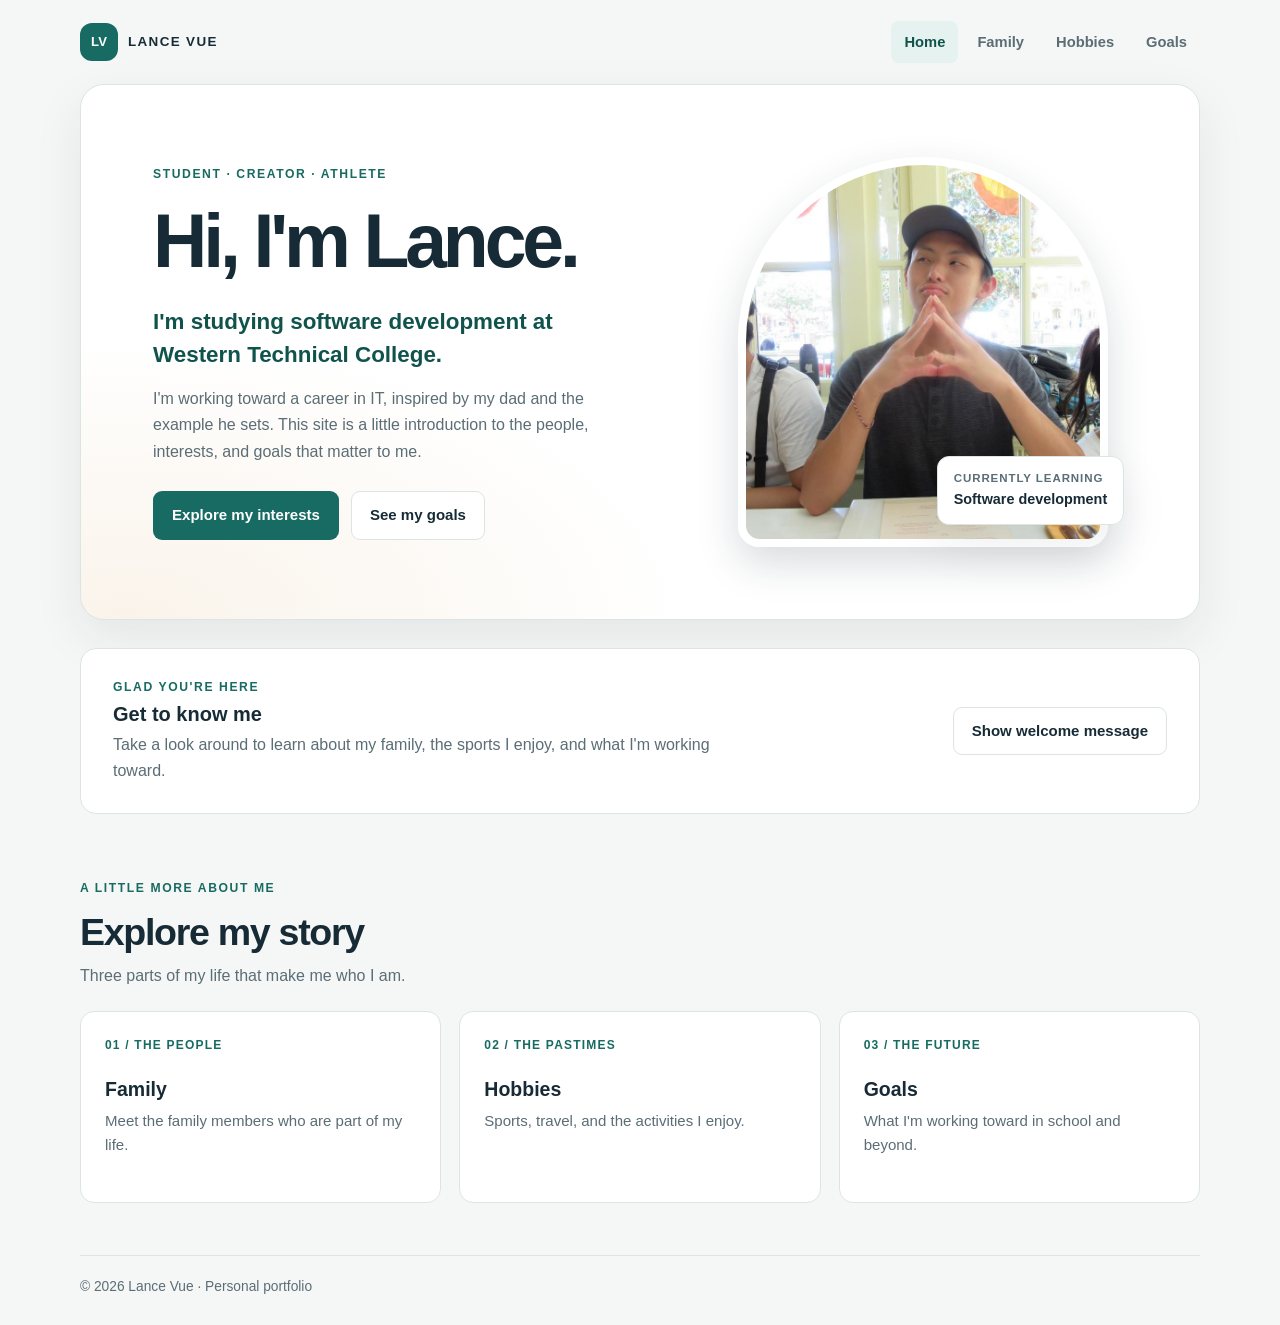
<file: index.html>
<!DOCTYPE html>
<html lang="en">
    <head>
        <meta charset="UTF-8">
        <meta name="viewport" content="width=device-width, initial-scale=1.0">
        <meta name="description" content="Meet Lance, a software development student, athlete, and lifelong learner.">
        <title>Lance Vue | Personal Portfolio</title>
        <link rel="stylesheet" href="Style/style.css">
    </head>
    <body>
        <a class="skip-link" href="#main">Skip to content</a>
        <header class="site-header">
            <a class="brand" href="index.html" aria-label="Lance Vue, home">
                <span class="brand-mark" aria-hidden="true">LV</span>
                <span>LANCE VUE</span>
            </a>
            <nav class="site-nav" aria-label="Main navigation">
                <a href="index.html" aria-current="page">Home</a>
                <a href="Pages/family.html">Family</a>
                <a href="Pages/hobbies.html">Hobbies</a>
                <a href="Pages/goals.html">Goals</a>
            </nav>
        </header>

        <main class="page-main" id="main">
            <section class="hero-panel" aria-labelledby="intro-heading">
                <div class="hero-copy">
                    <p class="eyebrow">Student · Creator · Athlete</p>
                    <h1 id="intro-heading">Hi, I'm Lance.</h1>
                    <p class="hero-intro">I'm studying software development at Western Technical College.</p>
                    <p>I'm working toward a career in IT, inspired by my dad and the example he sets. This site is a little introduction to the people, interests, and goals that matter to me.</p>
                    <div class="hero-actions">
                        <a class="button button-primary" href="Pages/hobbies.html">Explore my interests</a>
                        <a class="button button-secondary" href="Pages/goals.html">See my goals</a>
                    </div>
                </div>
                <div class="hero-visual">
                    <img class="hero-image" src="Images/1000039255.jpg" alt="Portrait of Lance">
                    <div class="photo-label">
                        <span>Currently learning</span>
                        Software development
                    </div>
                </div>
            </section>

            <section class="welcome-panel" aria-labelledby="welcome-heading">
                <div class="welcome-copy">
                    <p class="eyebrow">Glad you're here</p>
                    <h2 id="welcome-heading">Get to know me</h2>
                    <p>Take a look around to learn about my family, the sports I enjoy, and what I'm working toward.</p>
                </div>
                <button type="button" class="button button-secondary" id="welcome-button" aria-expanded="false" aria-controls="welcome-message">Show welcome message</button>
                <p class="welcome-response" id="welcome-message" aria-live="polite" hidden></p>
            </section>

            <section aria-labelledby="explore-heading">
                <div class="section-heading">
                    <p class="eyebrow">A little more about me</p>
                    <h2 id="explore-heading">Explore my story</h2>
                    <p>Three parts of my life that make me who I am.</p>
                </div>
                <div class="topic-grid">
                    <a class="topic-card" href="Pages/family.html">
                        <span class="card-kicker">01 / The people</span>
                        <h3>Family</h3>
                        <p>Meet the family members who are part of my life.</p>
                    </a>
                    <a class="topic-card" href="Pages/hobbies.html">
                        <span class="card-kicker">02 / The pastimes</span>
                        <h3>Hobbies</h3>
                        <p>Sports, travel, and the activities I enjoy.</p>
                    </a>
                    <a class="topic-card" href="Pages/goals.html">
                        <span class="card-kicker">03 / The future</span>
                        <h3>Goals</h3>
                        <p>What I'm working toward in school and beyond.</p>
                    </a>
                </div>
            </section>
        </main>

        <footer class="site-footer">
            <p>© 2026 Lance Vue · Personal portfolio</p>
        </footer>
        <script src="js/script.js"></script>
    </body>
</html>
</file>
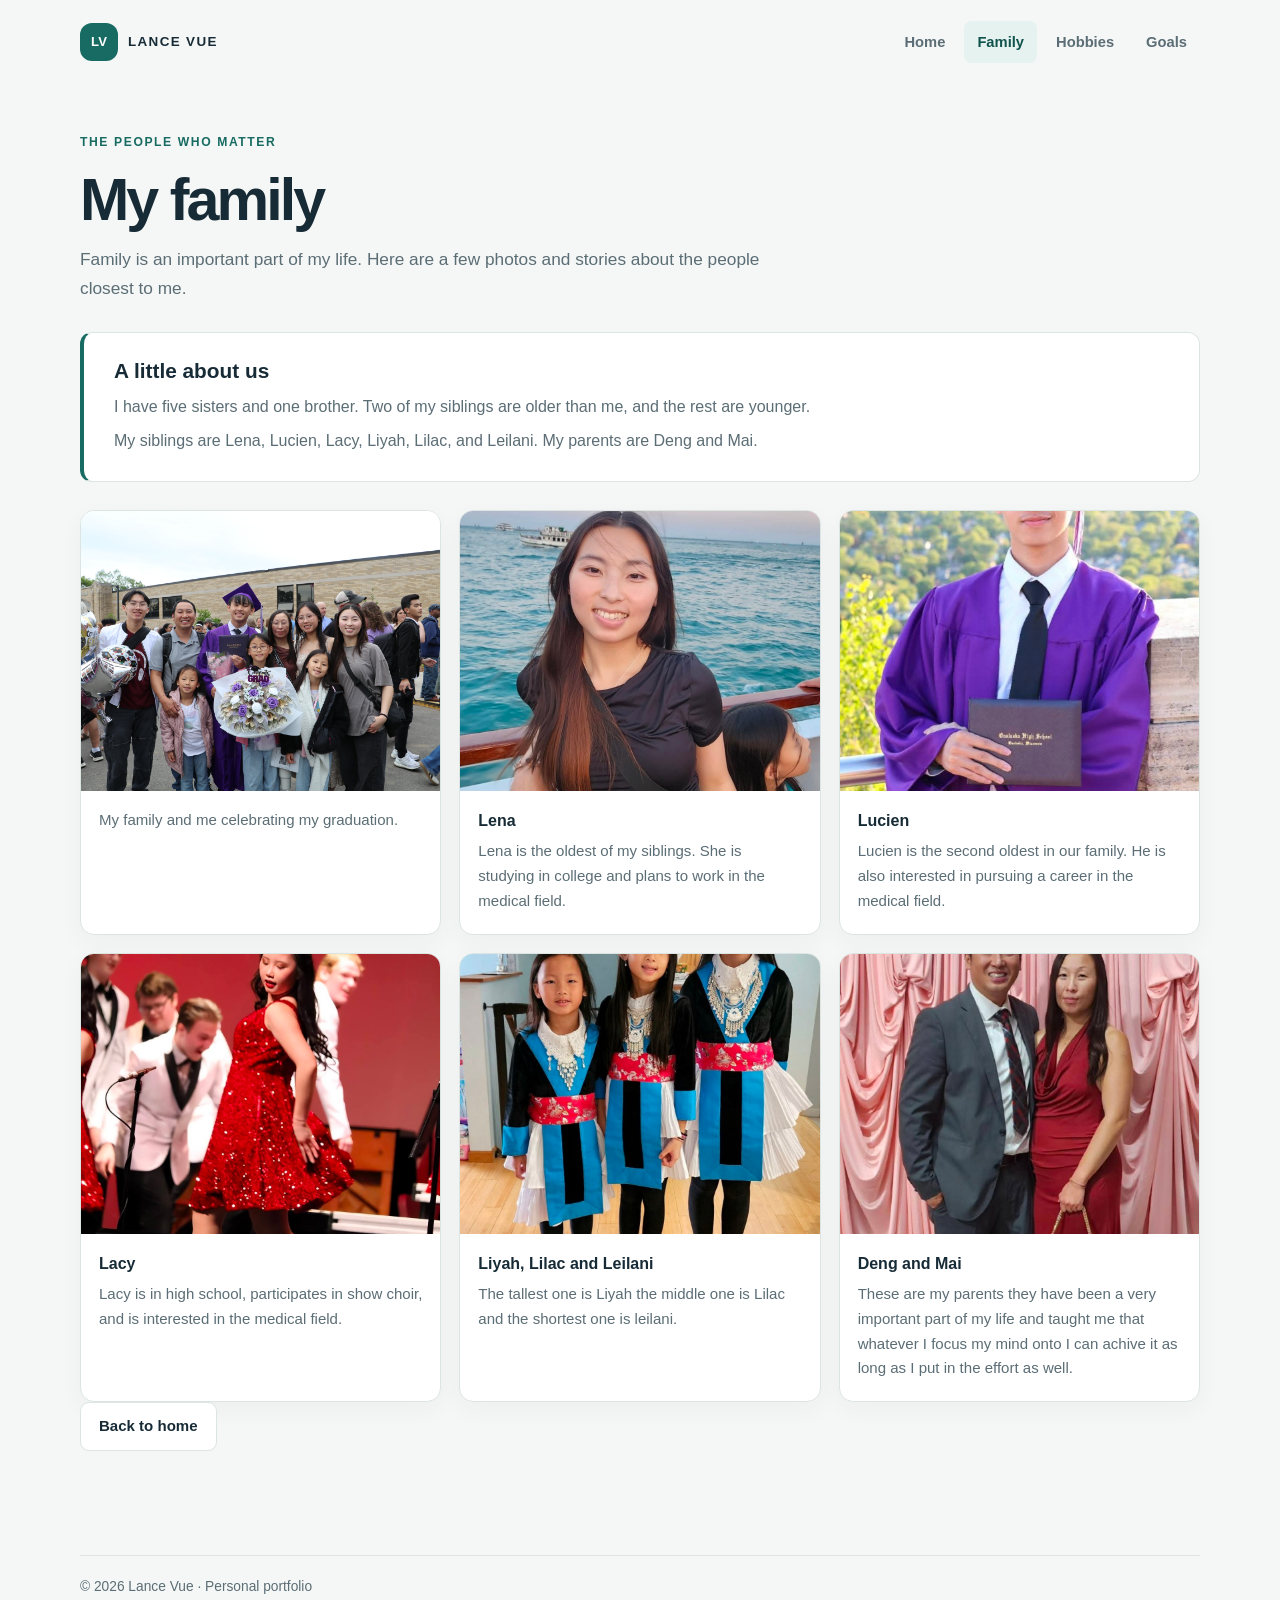
<file: Pages/family.html>
<!DOCTYPE html>
<html lang="en">
    <head>
        <meta charset="UTF-8">
        <meta name="viewport" content="width=device-width, initial-scale=1.0">
        <meta name="description" content="Learn about Lance's family and see photos of the people closest to him.">
        <title>Family | Lance Vue</title>
        <link rel="stylesheet" href="../Style/style.css">
    </head>
    <body>
        <a class="skip-link" href="#main">Skip to content</a>
        <header class="site-header">
            <a class="brand" href="../index.html" aria-label="Lance Vue, home">
                <span class="brand-mark" aria-hidden="true">LV</span>
                <span>LANCE VUE</span>
            </a>
            <nav class="site-nav" aria-label="Main navigation">
                <a href="../index.html">Home</a>
                <a href="family.html" aria-current="page">Family</a>
                <a href="hobbies.html">Hobbies</a>
                <a href="goals.html">Goals</a>
            </nav>
        </header>

        <main class="page-main" id="main">
            <section class="page-heading">
                <p class="eyebrow">The people who matter</p>
                <h1>My family</h1>
                <p>Family is an important part of my life. Here are a few photos and stories about the people closest to me.</p>
            </section>

            <section class="about-panel" aria-labelledby="family-about-heading">
                <h2 id="family-about-heading">A little about us</h2>
                <p>I have five sisters and one brother. Two of my siblings are older than me, and the rest are younger.</p>
                <p>My siblings are Lena, Lucien, Lacy, Liyah, Lilac, and Leilani. My parents are Deng and Mai.</p>
            </section>

            <section class="family-gallery" aria-label="Family photos">
                <figure class="family-card">
                    <img src="../Images/IMG_5100.JPG" alt="Lance and his family together at his graduation" class="family-image">
                    <figcaption class="family-caption">My family and me celebrating my graduation.</figcaption>
                </figure>
                <figure class="family-card">
                    <img src="../Images/Screenshot_20261016_234432_Facebook.jpg" alt="Lance's sister Lena" class="family-image">
                    <figcaption class="family-caption"><strong>Lena</strong>Lena is the oldest of my siblings. She is studying in college and plans to work in the medical field.</figcaption>
                </figure>
                <figure class="family-card">
                    <img src="../Images/Screenshot_20261016_234616_Facebook.jpg" alt="Lance's brother Lucien" class="family-image">
                    <figcaption class="family-caption"><strong>Lucien</strong>Lucien is the second oldest in our family. He is also interested in pursuing a career in the medical field.</figcaption>
                </figure>
                <figure class="family-card">
                    <img src="../Images/Screenshot_20261016_234414_Facebook.jpg" alt="Lance's sister Lacy" class="family-image">
                    <figcaption class="family-caption"><strong>Lacy</strong>Lacy is in high school, participates in show choir, and is interested in the medical field.</figcaption>
                </figure>
                <figure class="family-card">
                    <img src="../Images/Screenshot_20261016_234446_Facebook.jpg" alt="Lance's younger sisters Liyah and Leilani" class="family-image">
                    <figcaption class="family-caption"><strong>Liyah, Lilac and Leilani</strong>The tallest one is Liyah the middle one is Lilac and the shortest one is leilani.</figcaption>
                </figure>
                <figure class="family-card">
                    <img src="../Images/Screenshot_20261016_234651_Facebook.jpg" alt="Lance's parents, Deng and Mai" class="family-image">
                    <figcaption class="family-caption"><strong>Deng and Mai</strong>These are my parents they have been a very important part of my life and taught me that whatever I focus my mind onto I can achive it as long as I put in the effort as well.</figcaption>
                </figure>
            </section>
            <a href="../index.html" class="button button-secondary back-button">Back to home</a>
        </main>

        <footer class="site-footer">
            <p>© 2026 Lance Vue · Personal portfolio</p>
        </footer>
    </body>
</html>
</file>
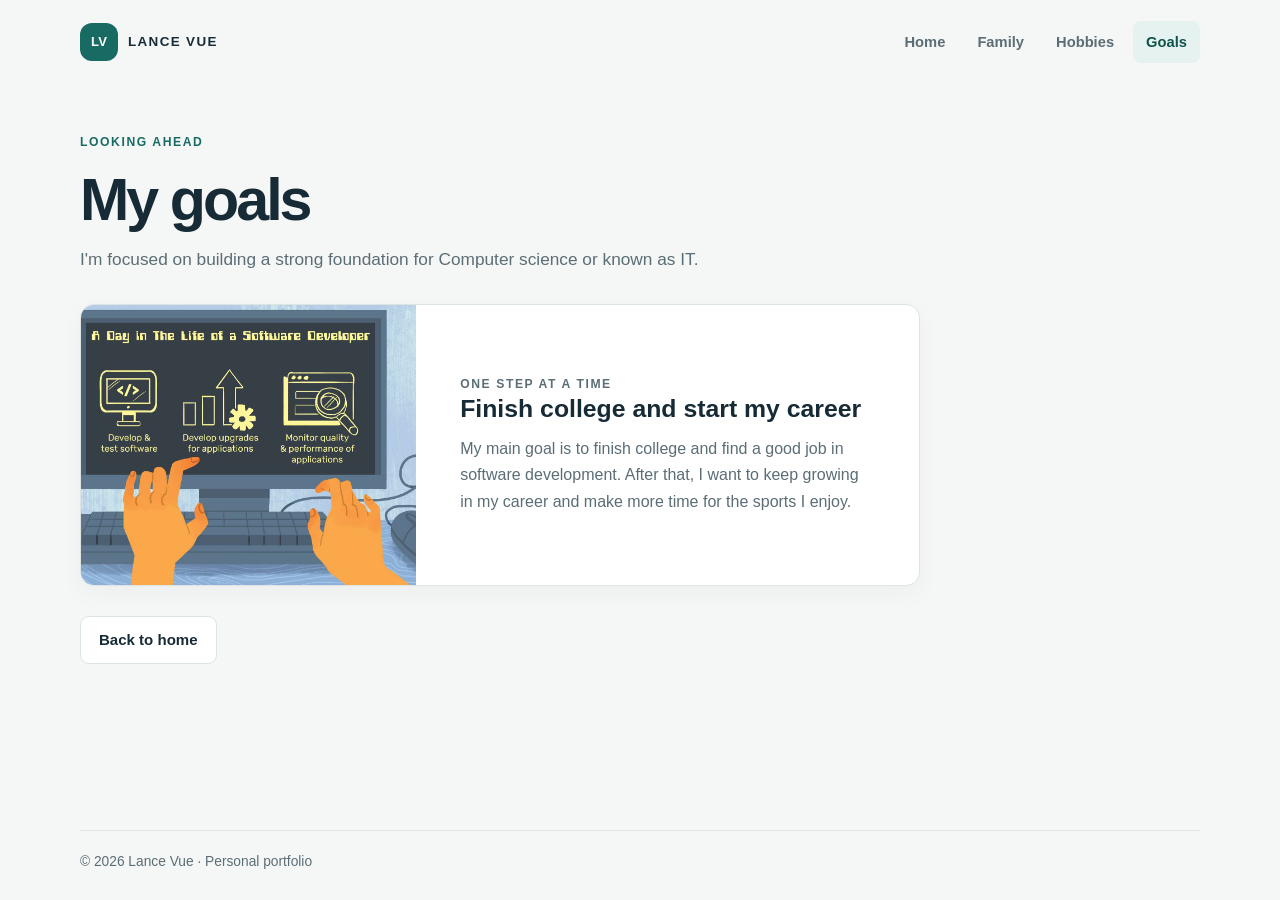
<file: Pages/goals.html>
<!DOCTYPE html>
<html lang="en">
    <head>
        <meta charset="UTF-8">
        <meta name="viewport" content="width=device-width, initial-scale=1.0">
        <meta name="description" content="Lance's goal is to complete college and begin a career in software development.">
        <title>Goals | Lance Vue</title>
        <link rel="stylesheet" href="../Style/style.css">
    </head>
    <body>
        <a class="skip-link" href="#main">Skip to content</a>
        <header class="site-header">
            <a class="brand" href="../index.html" aria-label="Lance Vue, home">
                <span class="brand-mark" aria-hidden="true">LV</span>
                <span>LANCE VUE</span>
            </a>
            <nav class="site-nav" aria-label="Main navigation">
                <a href="../index.html">Home</a>
                <a href="family.html">Family</a>
                <a href="hobbies.html">Hobbies</a>
                <a href="goals.html" aria-current="page">Goals</a>
            </nav>
        </header>

        <main class="page-main" id="main">
            <section class="page-heading">
                <p class="eyebrow">Looking ahead</p>
                <h1>My goals</h1>
                <p>I'm focused on building a strong foundation for Computer science or known as IT.</p>
            </section>

            <figure class="goal-card">
                <img src="../Images/software-developer-job-description-salary-and-skills-2061833-Final-edit-9875eff5eaf04cac9c010711547fe499.jpg" alt="Illustration representing a software development career" class="goals-image">
                <figcaption class="goal-copy">
                    <p class="eyebrow">One step at a time</p>
                    <h2>Finish college and start my career</h2>
                    <p>My main goal is to finish college and find a good job in software development. After that, I want to keep growing in my career and make more time for the sports I enjoy.</p>
                </figcaption>
            </figure>
            <a href="../index.html" class="button button-secondary back-button">Back to home</a>
        </main>

        <footer class="site-footer">
            <p>© 2026 Lance Vue · Personal portfolio</p>
        </footer>
    </body>
</html>
</file>
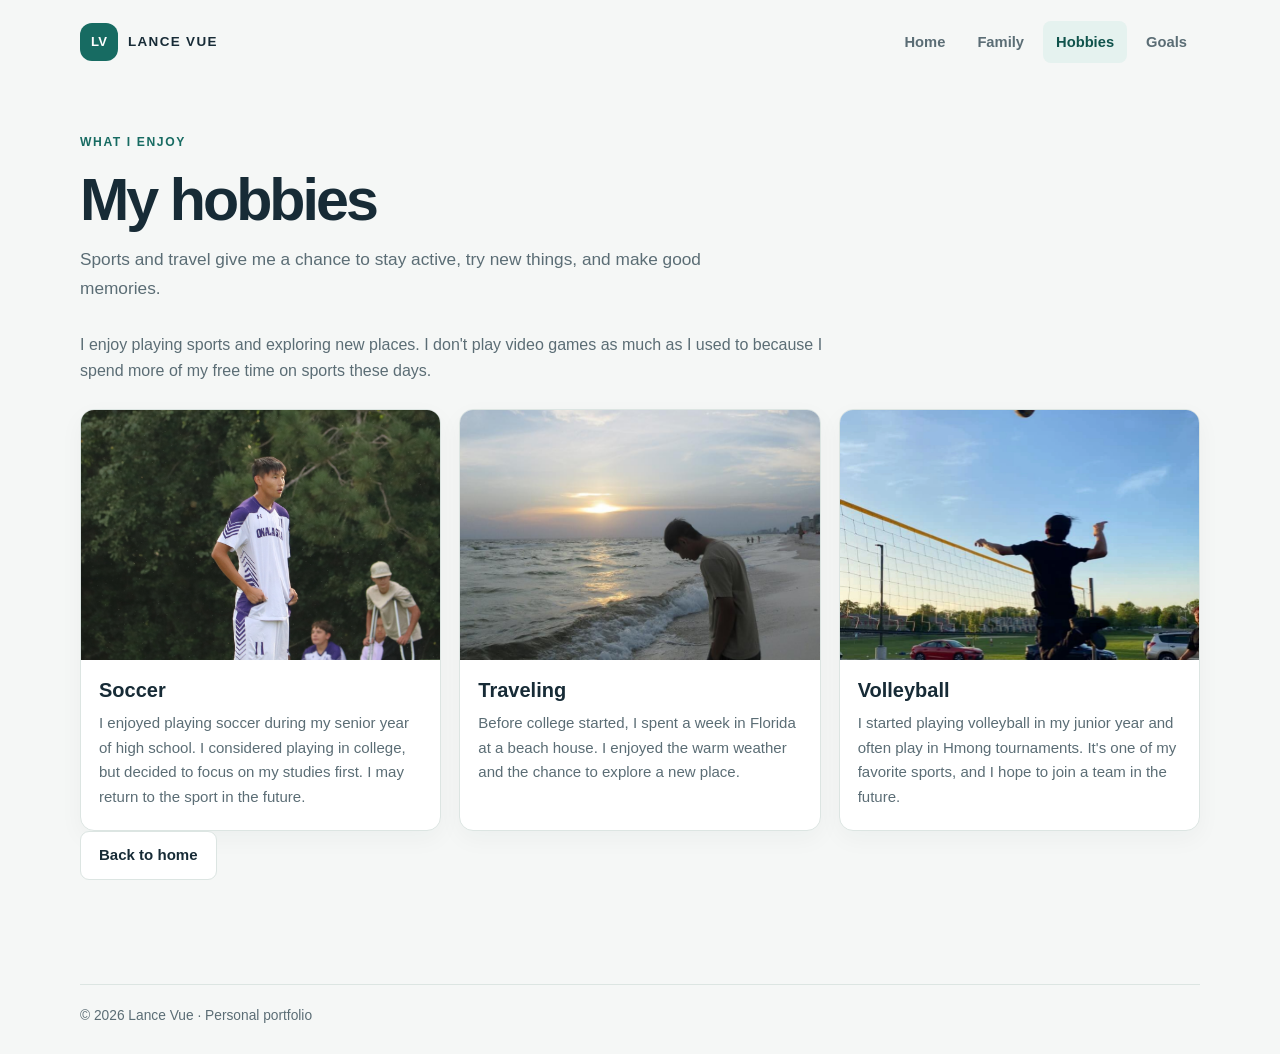
<file: Pages/hobbies.html>
<!DOCTYPE html>
<html lang="en">
    <head>
        <meta charset="UTF-8">
        <meta name="viewport" content="width=device-width, initial-scale=1.0">
        <meta name="description" content="Discover Lance's interests in soccer, volleyball, and traveling.">
        <title>Hobbies | Lance Vue</title>
        <link rel="stylesheet" href="../Style/style.css">
    </head>
    <body>
        <a class="skip-link" href="#main">Skip to content</a>
        <header class="site-header">
            <a class="brand" href="../index.html" aria-label="Lance Vue, home">
                <span class="brand-mark" aria-hidden="true">LV</span>
                <span>LANCE VUE</span>
            </a>
            <nav class="site-nav" aria-label="Main navigation">
                <a href="../index.html">Home</a>
                <a href="family.html">Family</a>
                <a href="hobbies.html" aria-current="page">Hobbies</a>
                <a href="goals.html">Goals</a>
            </nav>
        </header>

        <main class="page-main" id="main">
            <section class="page-heading">
                <p class="eyebrow">What I enjoy</p>
                <h1>My hobbies</h1>
                <p>Sports and travel give me a chance to stay active, try new things, and make good memories.</p>
            </section>
            <p class="hobbies-intro">I enjoy playing sports and exploring new places. I don't play video games as much as I used to because I spend more of my free time on sports these days.</p>

            <section class="hobbies-gallery" aria-label="Lance's hobbies">
                <figure class="hobby-card">
                    <img src="../Images/IMG_0811.JPG" alt="Lance playing soccer during his senior year of high school" class="hobby-image">
                    <h2>Soccer</h2>
                    <figcaption class="hobby-caption">I enjoyed playing soccer during my senior year of high school. I considered playing in college, but decided to focus on my studies first. I may return to the sport in the future.</figcaption>
                </figure>
                <figure class="hobby-card">
                    <img src="../Images/IMG_20260908_103229_825.jpg" alt="A beach house in Florida where Lance stayed during a trip" class="hobby-image">
                    <h2>Traveling</h2>
                    <figcaption class="hobby-caption">Before college started, I spent a week in Florida at a beach house. I enjoyed the warm weather and the chance to explore a new place.</figcaption>
                </figure>
                <figure class="hobby-card">
                    <img src="../Images/IMG_20250521_111506_268.webp" alt="Lance playing volleyball" class="hobby-image">
                    <h2>Volleyball</h2>
                    <figcaption class="hobby-caption">I started playing volleyball in my junior year and often play in Hmong tournaments. It's one of my favorite sports, and I hope to join a team in the future.</figcaption>
                </figure>
            </section>
            <a href="../index.html" class="button button-secondary back-button">Back to home</a>
        </main>

        <footer class="site-footer">
            <p>© 2026 Lance Vue · Personal portfolio</p>
        </footer>
    </body>
</html>
</file>
<file: Style/style.css>
:root {
    color-scheme: light;
    --ink: #172b36;
    --muted: #5b6d75;
    --paper: #f5f7f6;
    --surface: #ffffff;
    --line: #dce5e2;
    --accent: #176b62;
    --accent-dark: #10534c;
    --accent-soft: #e5f2ef;
    --highlight: #d6a45f;
    --shadow: 0 18px 50px rgb(23 43 54 / 8%);
}

* {
    box-sizing: border-box;
}

html {
    scroll-behavior: smooth;
}

body {
    min-height: 100vh;
    margin: 0;
    display: flex;
    flex-direction: column;
    background: var(--paper);
    color: var(--ink);
    font-family: "Segoe UI", Arial, sans-serif;
    line-height: 1.65;
    -webkit-font-smoothing: antialiased;
}

a {
    color: inherit;
}

a:focus-visible,
button:focus-visible {
    outline: 3px solid var(--highlight);
    outline-offset: 3px;
}

.skip-link {
    position: absolute;
    top: 8px;
    left: 8px;
    z-index: 5;
    padding: 8px 12px;
    transform: translateY(-150%);
    border-radius: 6px;
    background: var(--ink);
    color: #ffffff;
}

.skip-link:focus {
    transform: translateY(0);
}

.site-header {
    width: min(1120px, calc(100% - 48px));
    min-height: 84px;
    margin: 0 auto;
    display: flex;
    align-items: center;
    justify-content: space-between;
    gap: 24px;
}

.brand {
    display: inline-flex;
    align-items: center;
    gap: 10px;
    color: var(--ink);
    font-size: 0.84rem;
    font-weight: 750;
    letter-spacing: 0.1em;
    text-decoration: none;
    white-space: nowrap;
}

.brand-mark {
    width: 38px;
    height: 38px;
    display: grid;
    place-items: center;
    border-radius: 12px;
    background: var(--accent);
    color: #ffffff;
    font-size: 0.82rem;
    letter-spacing: 0;
}

.site-nav {
    display: flex;
    align-items: center;
    justify-content: flex-end;
    gap: 6px;
}

.site-nav a {
    padding: 9px 13px;
    border-radius: 8px;
    color: var(--muted);
    font-size: 0.92rem;
    font-weight: 600;
    text-decoration: none;
    transition: background-color 160ms ease, color 160ms ease;
}

.site-nav a:hover,
.site-nav a[aria-current="page"] {
    background: var(--accent-soft);
    color: var(--accent-dark);
}

.page-main {
    width: min(1120px, calc(100% - 48px));
    margin: 0 auto;
    flex: 1;
}

.hero-panel {
    min-height: 510px;
    padding: clamp(32px, 6vw, 72px);
    display: grid;
    grid-template-columns: 1.08fr 0.92fr;
    align-items: center;
    gap: clamp(36px, 7vw, 88px);
    overflow: hidden;
    border: 1px solid var(--line);
    border-radius: 24px;
    background:
        radial-gradient(ellipse at 4% 100%, rgb(214 164 95 / 13%), transparent 37%),
        var(--surface);
    box-shadow: var(--shadow);
}

.eyebrow {
    margin: 0 0 12px;
    color: var(--accent);
    font-size: 0.76rem;
    font-weight: 750;
    letter-spacing: 0.13em;
    text-transform: uppercase;
}

h1,
h2,
h3,
p {
    margin-top: 0;
}

h1,
h2,
h3 {
    line-height: 1.2;
}

.hero-panel h1 {
    margin-bottom: 18px;
    font-size: clamp(2.8rem, 6vw, 4.7rem);
    letter-spacing: -0.055em;
}

.hero-intro {
    max-width: 560px;
    margin-bottom: 14px;
    color: var(--accent-dark);
    font-size: clamp(1.16rem, 2vw, 1.4rem);
    font-weight: 600;
    line-height: 1.5;
}

.hero-copy > p:not(.eyebrow, .hero-intro) {
    max-width: 560px;
    margin-bottom: 26px;
    color: var(--muted);
}

.hero-actions {
    display: flex;
    flex-wrap: wrap;
    gap: 12px;
}

.button {
    min-height: 46px;
    padding: 11px 18px;
    display: inline-flex;
    align-items: center;
    justify-content: center;
    border: 1px solid transparent;
    border-radius: 9px;
    font: inherit;
    font-size: 0.94rem;
    font-weight: 650;
    text-decoration: none;
    cursor: pointer;
    transition: background-color 160ms ease, border-color 160ms ease, transform 160ms ease;
}

.button:hover {
    transform: translateY(-1px);
}

.button-primary {
    background: var(--accent);
    color: #ffffff;
}

.button-primary:hover {
    background: var(--accent-dark);
}

.button-secondary {
    border-color: var(--line);
    background: var(--surface);
    color: var(--ink);
}

.button-secondary:hover {
    border-color: var(--accent);
    color: var(--accent-dark);
}

.hero-visual {
    position: relative;
    justify-self: center;
    width: min(100%, 370px);
}

.hero-image {
    width: 100%;
    height: 390px;
    display: block;
    object-fit: cover;
    object-position: center 34%;
    border: 8px solid #ffffff;
    border-radius: 190px 190px 22px 22px;
    box-shadow: 0 16px 40px rgb(23 43 54 / 17%);
}

.photo-label {
    position: absolute;
    right: -16px;
    bottom: 22px;
    max-width: 230px;
    padding: 12px 16px;
    border: 1px solid var(--line);
    border-radius: 12px;
    background: var(--surface);
    box-shadow: var(--shadow);
    font-size: 0.9rem;
    font-weight: 650;
}

.photo-label span {
    display: block;
    color: var(--muted);
    font-size: 0.72rem;
    font-weight: 600;
    letter-spacing: 0.08em;
    text-transform: uppercase;
}

.welcome-panel {
    margin: 28px 0 64px;
    padding: 28px 32px;
    display: flex;
    align-items: center;
    justify-content: space-between;
    gap: 24px;
    border: 1px solid var(--line);
    border-radius: 16px;
    background: var(--surface);
}

.welcome-copy h2 {
    margin-bottom: 6px;
    font-size: 1.25rem;
}

.welcome-copy p:last-child {
    max-width: 650px;
    margin-bottom: 0;
    color: var(--muted);
}

.welcome-panel .eyebrow {
    margin-bottom: 5px;
}

.welcome-response {
    flex-basis: 100%;
    margin: 0;
    padding-top: 16px;
    border-top: 1px solid var(--line);
    color: var(--accent-dark);
}

.welcome-panel.is-open {
    flex-wrap: wrap;
}

.section-heading {
    margin-bottom: 22px;
}

.section-heading h2 {
    margin-bottom: 8px;
    font-size: clamp(1.8rem, 4vw, 2.35rem);
    letter-spacing: -0.035em;
}

.section-heading > p:last-child {
    max-width: 650px;
    margin-bottom: 0;
    color: var(--muted);
}

.topic-grid,
.family-gallery,
.hobbies-gallery {
    display: grid;
    grid-template-columns: repeat(3, minmax(0, 1fr));
    gap: 18px;
}

.topic-card {
    min-height: 192px;
    padding: 24px;
    display: flex;
    flex-direction: column;
    align-items: flex-start;
    border: 1px solid var(--line);
    border-radius: 14px;
    background: var(--surface);
    text-decoration: none;
    transition: border-color 160ms ease, box-shadow 160ms ease, transform 160ms ease;
}

.topic-card:hover {
    transform: translateY(-3px);
    border-color: #9fc6bd;
    box-shadow: var(--shadow);
}

.topic-card .card-kicker {
    margin-bottom: 22px;
    color: var(--accent);
    font-size: 0.75rem;
    font-weight: 750;
    letter-spacing: 0.1em;
    text-transform: uppercase;
}

.topic-card h3 {
    margin-bottom: 7px;
    font-size: 1.22rem;
}

.topic-card p {
    margin-bottom: 0;
    color: var(--muted);
    font-size: 0.94rem;
}

.page-heading {
    padding: 48px 0 30px;
}

.page-heading h1 {
    margin-bottom: 10px;
    font-size: clamp(2.5rem, 5vw, 3.7rem);
    letter-spacing: -0.05em;
}

.page-heading > p:last-child {
    max-width: 700px;
    margin-bottom: 0;
    color: var(--muted);
    font-size: 1.08rem;
}

.about-panel {
    margin-bottom: 28px;
    padding: 26px 30px;
    border: 1px solid var(--line);
    border-left: 4px solid var(--accent);
    border-radius: 12px;
    background: var(--surface);
}

.about-panel h2 {
    margin-bottom: 10px;
    font-size: 1.3rem;
}

.about-panel p {
    margin-bottom: 8px;
    color: var(--muted);
}

.about-panel p:last-child {
    margin-bottom: 0;
}

.family-card,
.hobby-card,
.goal-card {
    min-width: 0;
    margin: 0;
    overflow: hidden;
    border: 1px solid var(--line);
    border-radius: 14px;
    background: var(--surface);
    box-shadow: 0 8px 24px rgb(23 43 54 / 4%);
}

.family-image,
.hobby-image {
    width: 100%;
    height: 280px;
    display: block;
    object-fit: cover;
    background: var(--accent-soft);
}

.family-caption,
.hobby-caption {
    padding: 17px 18px 20px;
    color: var(--muted);
    font-size: 0.94rem;
    line-height: 1.65;
}

.family-caption strong,
.hobby-caption strong {
    display: block;
    margin-bottom: 5px;
    color: var(--ink);
    font-size: 1rem;
}

.hobbies-gallery {
    grid-template-columns: repeat(3, minmax(0, 1fr));
}

.hobby-image {
    height: 250px;
}

.hobby-card h2 {
    margin: 18px 18px 0;
    font-size: 1.25rem;
}

.hobby-card .hobby-caption {
    padding-top: 9px;
}

.hobbies-intro {
    max-width: 750px;
    margin: 0 0 24px;
    color: var(--muted);
}

.goal-card {
    max-width: 840px;
    margin-bottom: 30px;
    display: grid;
    grid-template-columns: minmax(220px, 0.8fr) 1.2fr;
    align-items: center;
}

.goals-image {
    width: 100%;
    min-height: 280px;
    height: 100%;
    display: block;
    object-fit: cover;
}

.goal-copy {
    padding: clamp(24px, 5vw, 44px);
}

.goal-copy h2 {
    margin-bottom: 12px;
    font-size: 1.55rem;
}

.goal-copy p {
    margin-bottom: 0;
    color: var(--muted);
}

.back-button {
    margin: 0 0 52px;
}

.site-footer {
    width: min(1120px, calc(100% - 48px));
    margin: 52px auto 0;
    padding: 20px 0 26px;
    border-top: 1px solid var(--line);
    color: var(--muted);
    font-size: 0.86rem;
}

.site-footer p {
    margin: 0;
}

@media (max-width: 800px) {
    .hero-panel {
        min-height: auto;
        grid-template-columns: 1fr 0.78fr;
        gap: 30px;
    }

    .hero-image {
        height: 320px;
    }

    .topic-grid,
    .family-gallery,
    .hobbies-gallery {
        grid-template-columns: repeat(2, minmax(0, 1fr));
    }
}

@media (max-width: 600px) {
    .site-header {
        width: min(100% - 32px, 1120px);
        min-height: auto;
        padding: 16px 0 12px;
        align-items: flex-start;
        flex-direction: column;
        gap: 12px;
    }

    .site-nav {
        width: 100%;
        justify-content: flex-start;
        gap: 2px;
    }

    .site-nav a {
        padding: 8px 10px;
        font-size: 0.87rem;
    }

    .page-main,
    .site-footer {
        width: min(100% - 32px, 1120px);
    }

    .hero-panel {
        padding: 30px 22px;
        grid-template-columns: 1fr;
        gap: 26px;
        border-radius: 18px;
    }

    .hero-panel h1 {
        font-size: clamp(2.7rem, 13vw, 4rem);
    }

    .hero-visual {
        width: min(78%, 300px);
    }

    .hero-image {
        height: 320px;
    }

    .photo-label {
        right: -18px;
        bottom: 15px;
    }

    .welcome-panel {
        margin: 18px 0 46px;
        padding: 22px;
        align-items: flex-start;
        flex-direction: column;
    }

    .page-heading {
        padding: 34px 0 24px;
    }

    .topic-grid,
    .family-gallery,
    .hobbies-gallery {
        grid-template-columns: 1fr;
        gap: 14px;
    }

    .family-image,
    .hobby-image {
        height: auto;
        max-height: 390px;
        object-fit: contain;
    }

    .goal-card {
        grid-template-columns: 1fr;
    }

    .goals-image {
        min-height: 0;
        max-height: 280px;
        object-fit: contain;
    }

    .site-footer {
        margin-top: 36px;
    }
}

@media (prefers-reduced-motion: reduce) {
    *,
    *::before,
    *::after {
        scroll-behavior: auto !important;
        transition-duration: 0.01ms !important;
    }
}
</file>
